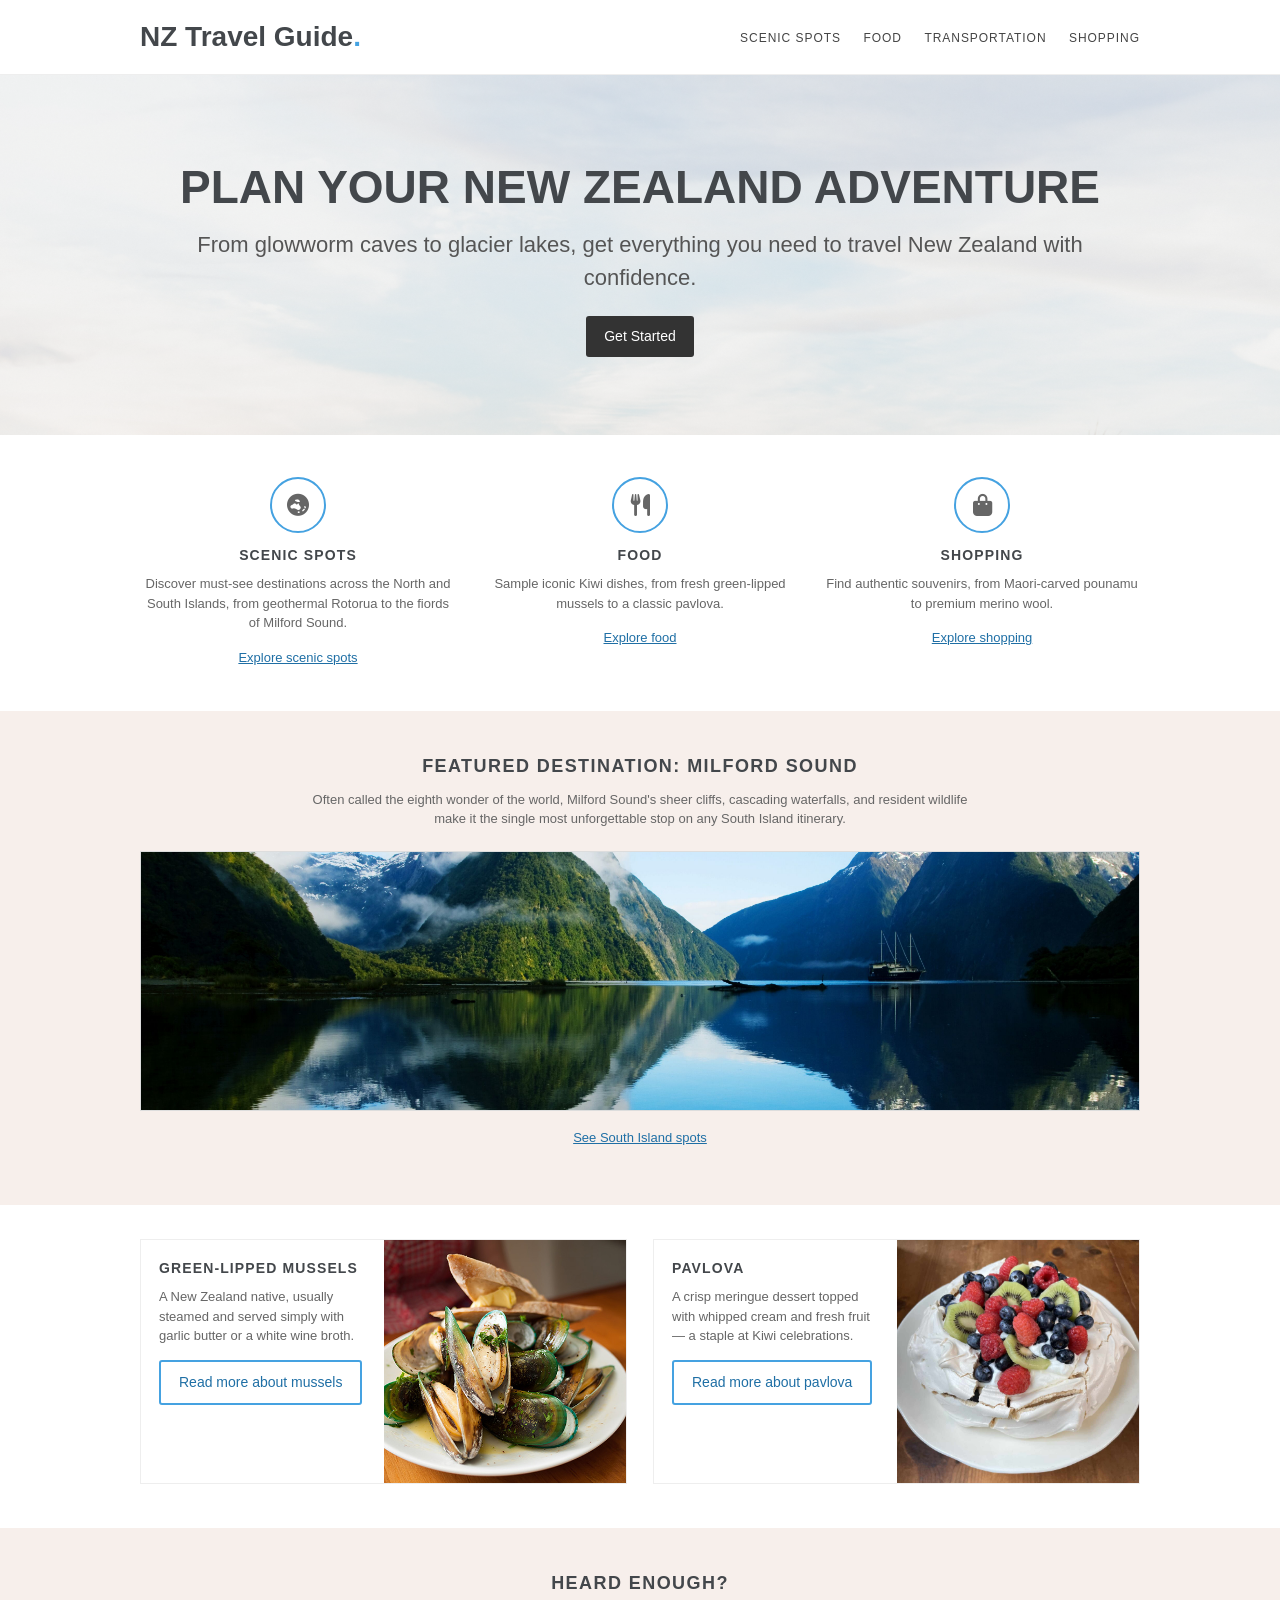
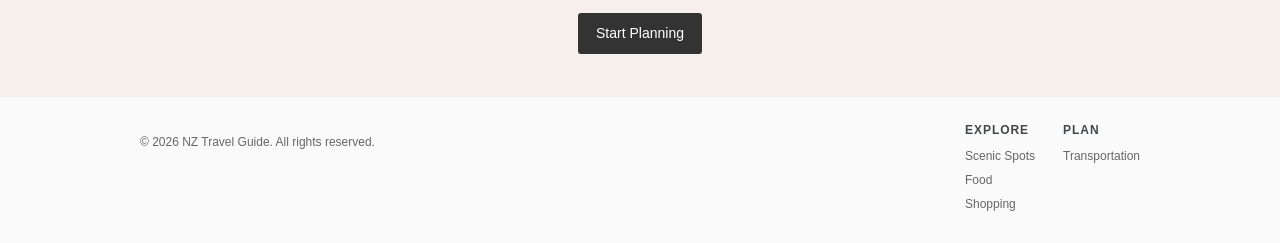
<file: index.html>
<!-- =========================================================
STEP 1: Add the required HTML5 skeleton
========================================================= -->
<!DOCTYPE html>
<html lang="en">
  <head>
    <meta charset="UTF-8">
    <meta name="viewport" content="width=device-width, initial-scale=1.0">
    <title>New Zealand Travel Guide</title>
    <link
      rel="stylesheet"
      href="https://cdnjs.cloudflare.com/ajax/libs/font-awesome/6.5.1/css/all.min.css"
    >
    <link rel="stylesheet" href="styles.css">
  </head>

  <body>
    <!-- =========================================================
    STEP 2: Build the "top area" (site name + navigation) using simple HTML
    ========================================================= -->
    <header class="site-header">
      <div class="container header-inner">
        <p class="brand"><a href="index.html">NZ Travel Guide<span class="dot">.</span></a></p>
        <nav class="site-nav">
          <a href="content/scenic-spots.html">Scenic Spots</a>
          <a href="content/food.html">Food</a>
          <a href="content/transportation.html">Transportation</a>
          <a href="content/shopping.html">Shopping</a>
        </nav>
      </div>
    </header>

    <main>
      <!-- =========================================================
      STEP 3: Hero section + "Get Started button" as a link
      ========================================================= -->
      <section class="hero">
        <div class="container hero-content">
          <h1>Plan Your New Zealand Adventure</h1>
          <p class="hero-subhead">
            From glowworm caves to glacier lakes, get everything you need to
            travel New Zealand with confidence.
          </p>
          <a class="btn btn-dark" href="content/scenic-spots.html">Get Started</a>
        </div>
      </section>

      <!-- =========================================================
      STEP 4: Features section (3 blocks) + featured content section
      ========================================================= -->
      <section class="features">
        <div class="container features-grid">
          <div class="feature">
            <span class="icon"><i class="fa-solid fa-earth-oceania" aria-hidden="true"></i></span>
            <h2>Scenic Spots</h2>
            <p>
              Discover must-see destinations across the North and South
              Islands, from geothermal Rotorua to the fiords of Milford Sound.
            </p>
            <a href="content/scenic-spots.html">Explore scenic spots</a>
          </div>
          <div class="feature">
            <span class="icon"><i class="fa-solid fa-utensils" aria-hidden="true"></i></span>
            <h2>Food</h2>
            <p>
              Sample iconic Kiwi dishes, from fresh green-lipped mussels to a
              classic pavlova.
            </p>
            <a href="content/food.html">Explore food</a>
          </div>
          <div class="feature">
            <span class="icon"><i class="fa-solid fa-bag-shopping" aria-hidden="true"></i></span>
            <h2>Shopping</h2>
            <p>
              Find authentic souvenirs, from Maori-carved pounamu to premium
              merino wool.
            </p>
            <a href="content/shopping.html">Explore shopping</a>
          </div>
        </div>
      </section>

      <section class="featured">
        <div class="container">
          <h2 class="section-title">Featured Destination: Milford Sound</h2>
          <p class="section-lede">
            Often called the eighth wonder of the world, Milford Sound's sheer
            cliffs, cascading waterfalls, and resident wildlife make it the
            single most unforgettable stop on any South Island itinerary.
          </p>
          <img
            class="media"
            src="images/scenic-spots/Milford-Sound.jpg"
            alt="Mitre Peak and the surrounding mountains reflected in the calm water of Milford Sound at dawn"
          >
          <p class="section-lede">
            <a href="content/scenic-spots.html#south-island">See South Island spots</a>
          </p>
        </div>
      </section>

      <!-- =========================================================
      STEP 5: Two secondary content blocks + CTA section
      ========================================================= -->
      <section class="secondary">
        <div class="container secondary-grid">
          <article class="card">
            <div class="card-text">
              <h3>Green-lipped Mussels</h3>
              <p>
                A New Zealand native, usually steamed and served simply with
                garlic butter or a white wine broth.
              </p>
              <a class="btn btn-outline" href="content/food.html">Read more about mussels</a>
            </div>
            <img
              class="card-image"
              src="images/food/Green-lipped-mussels.jpg"
              alt="A plate of steamed green-lipped mussels with herbs and buttered bread"
            >
          </article>
          <article class="card">
            <div class="card-text">
              <h3>Pavlova</h3>
              <p>
                A crisp meringue dessert topped with whipped cream and fresh
                fruit — a staple at Kiwi celebrations.
              </p>
              <a class="btn btn-outline" href="content/food.html">Read more about pavlova</a>
            </div>
            <img
              class="card-image"
              src="images/food/pavlova.jpeg"
              alt="A pavlova topped with whipped cream, kiwifruit, raspberries, and blueberries"
            >
          </article>
        </div>
      </section>

      <section class="cta">
        <div class="container cta-inner">
          <h2>Heard enough?</h2>
          <a class="btn btn-dark" href="content/scenic-spots.html">Start Planning</a>
        </div>
      </section>
    </main>

    <!-- =========================================================
    STEP 6: Footer
    ========================================================= -->
    <footer class="site-footer">
      <div class="container footer-inner">
        <div class="footer-left">
          <p>&copy; 2026 NZ Travel Guide. All rights reserved.</p>
        </div>
        <nav class="footer-cols" aria-label="Footer links">
          <div class="footer-col">
            <h2>Explore</h2>
            <a href="content/scenic-spots.html">Scenic Spots</a>
            <a href="content/food.html">Food</a>
            <a href="content/shopping.html">Shopping</a>
          </div>
          <div class="footer-col">
            <h2>Plan</h2>
            <a href="content/transportation.html">Transportation</a>
          </div>
        </nav>
      </div>
    </footer>

  </body>
</html>
</file>
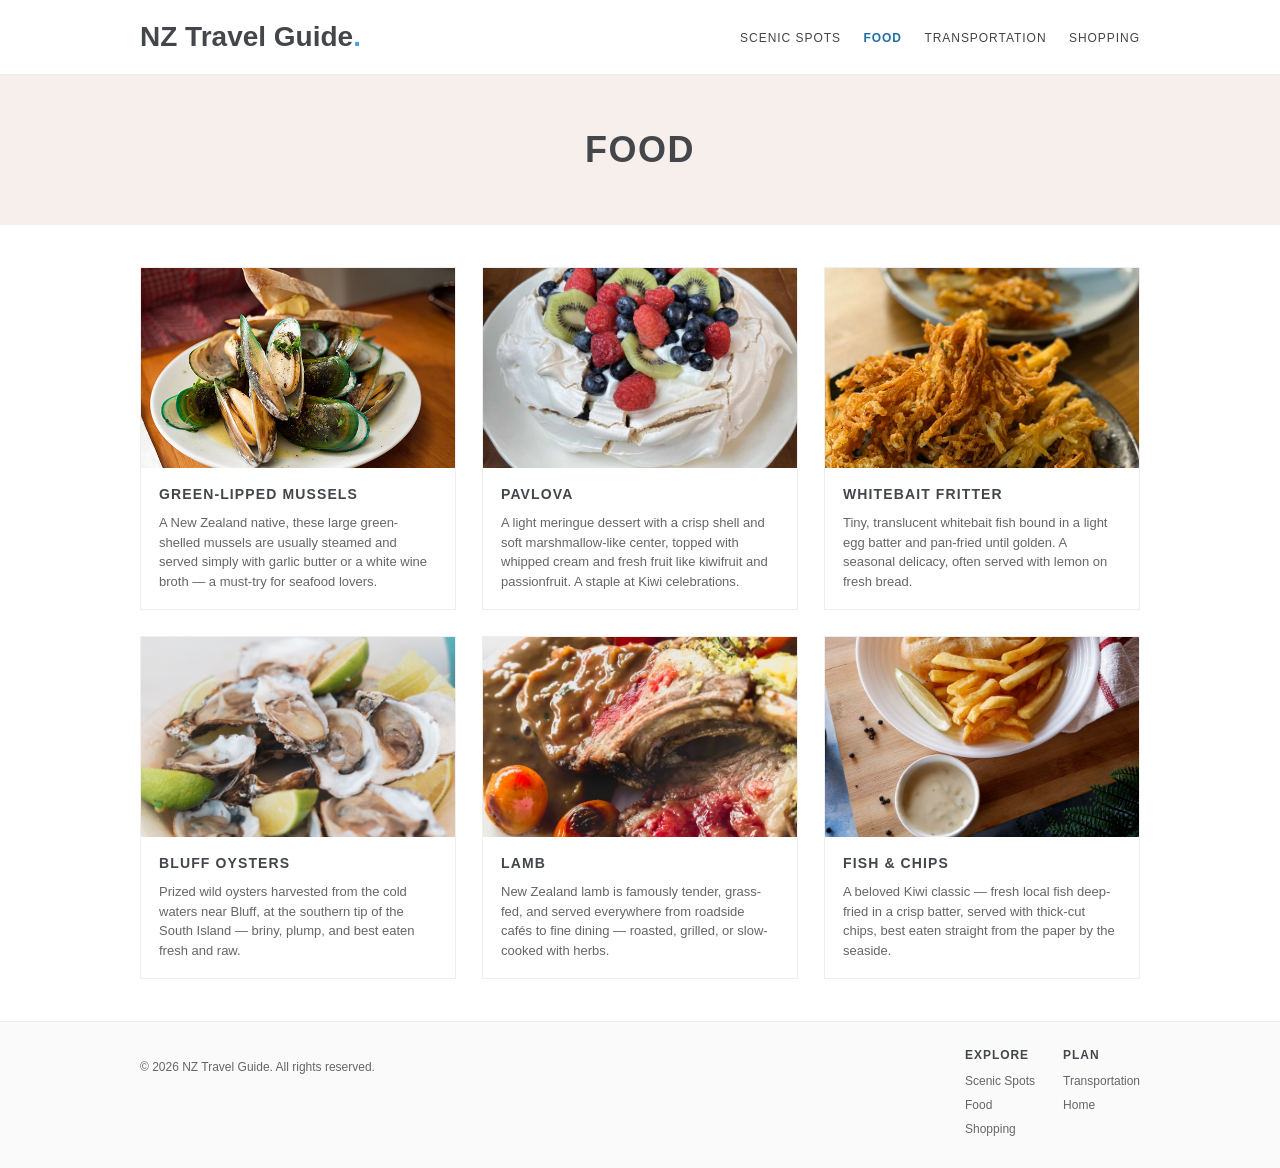
<file: content/food.html>
<!DOCTYPE html>
<html lang="en">
  <head>
    <meta charset="UTF-8">
    <meta name="viewport" content="width=device-width, initial-scale=1.0">
    <title>Food — New Zealand Travel Guide</title>
    <link rel="stylesheet" href="../styles.css">
  </head>

  <body>
    <header class="site-header">
      <div class="container header-inner">
        <p class="brand"><a href="../index.html">NZ Travel Guide<span class="dot">.</span></a></p>
        <nav class="site-nav">
          <a href="scenic-spots.html">Scenic Spots</a>
          <a href="food.html" aria-current="page">Food</a>
          <a href="transportation.html">Transportation</a>
          <a href="shopping.html">Shopping</a>
        </nav>
      </div>
    </header>

    <main>
      <section class="page-header">
        <div class="container">
          <h1>Food</h1>
        </div>
      </section>

      <div class="container food-layout">
        <div class="food-content">
          <section class="food-grid">
            <div class="food-item">
              <img
                src="../images/food/Green-lipped-mussels.jpg"
                alt="Green-lipped mussels"
                width="400"
              >
              <h2>Green-lipped Mussels</h2>
              <p>
                A New Zealand native, these large green-shelled mussels are
                usually steamed and served simply with garlic butter or a
                white wine broth — a must-try for seafood lovers.
              </p>
            </div>

            <div class="food-item">
              <img src="../images/food/pavlova.jpeg" alt="Pavlova" width="400">
              <h2>Pavlova</h2>
              <p>
                A light meringue dessert with a crisp shell and soft
                marshmallow-like center, topped with whipped cream and fresh
                fruit like kiwifruit and passionfruit. A staple at Kiwi
                celebrations.
              </p>
            </div>

            <div class="food-item">
              <img
                src="../images/food/Whitebait-fritter.jpg"
                alt="Whitebait fritter"
                width="400"
              >
              <h2>Whitebait Fritter</h2>
              <p>
                Tiny, translucent whitebait fish bound in a light egg batter
                and pan-fried until golden. A seasonal delicacy, often served
                with lemon on fresh bread.
              </p>
            </div>

            <div class="food-item">
              <img
                src="../images/food/Bluff-oysters.jpg"
                alt="Bluff oysters"
                width="400"
              >
              <h2>Bluff Oysters</h2>
              <p>
                Prized wild oysters harvested from the cold waters near
                Bluff, at the southern tip of the South Island — briny,
                plump, and best eaten fresh and raw.
              </p>
            </div>

            <div class="food-item">
              <img src="../images/food/Lamb.jpg" alt="Lamb" width="400">
              <h2>Lamb</h2>
              <p>
                New Zealand lamb is famously tender, grass-fed, and served
                everywhere from roadside cafés to fine dining — roasted,
                grilled, or slow-cooked with herbs.
              </p>
            </div>

            <div class="food-item">
              <img
                src="../images/food/Fish&amp;Chips.jpg"
                alt="Fish and chips"
                width="400"
              >
              <h2>Fish &amp; Chips</h2>
              <p>
                A beloved Kiwi classic — fresh local fish deep-fried in a
                crisp batter, served with thick-cut chips, best eaten
                straight from the paper by the seaside.
              </p>
            </div>
          </section>
        </div>
      </div>
    </main>

    <footer class="site-footer">
      <div class="container footer-inner">
        <div class="footer-left">
          <p>&copy; 2026 NZ Travel Guide. All rights reserved.</p>
        </div>
        <nav class="footer-cols" aria-label="Footer links">
          <div class="footer-col">
            <h2>Explore</h2>
            <a href="scenic-spots.html">Scenic Spots</a>
            <a href="food.html">Food</a>
            <a href="shopping.html">Shopping</a>
          </div>
          <div class="footer-col">
            <h2>Plan</h2>
            <a href="transportation.html">Transportation</a>
            <a href="../index.html">Home</a>
          </div>
        </nav>
      </div>
    </footer>
  </body>
</html>
</file>
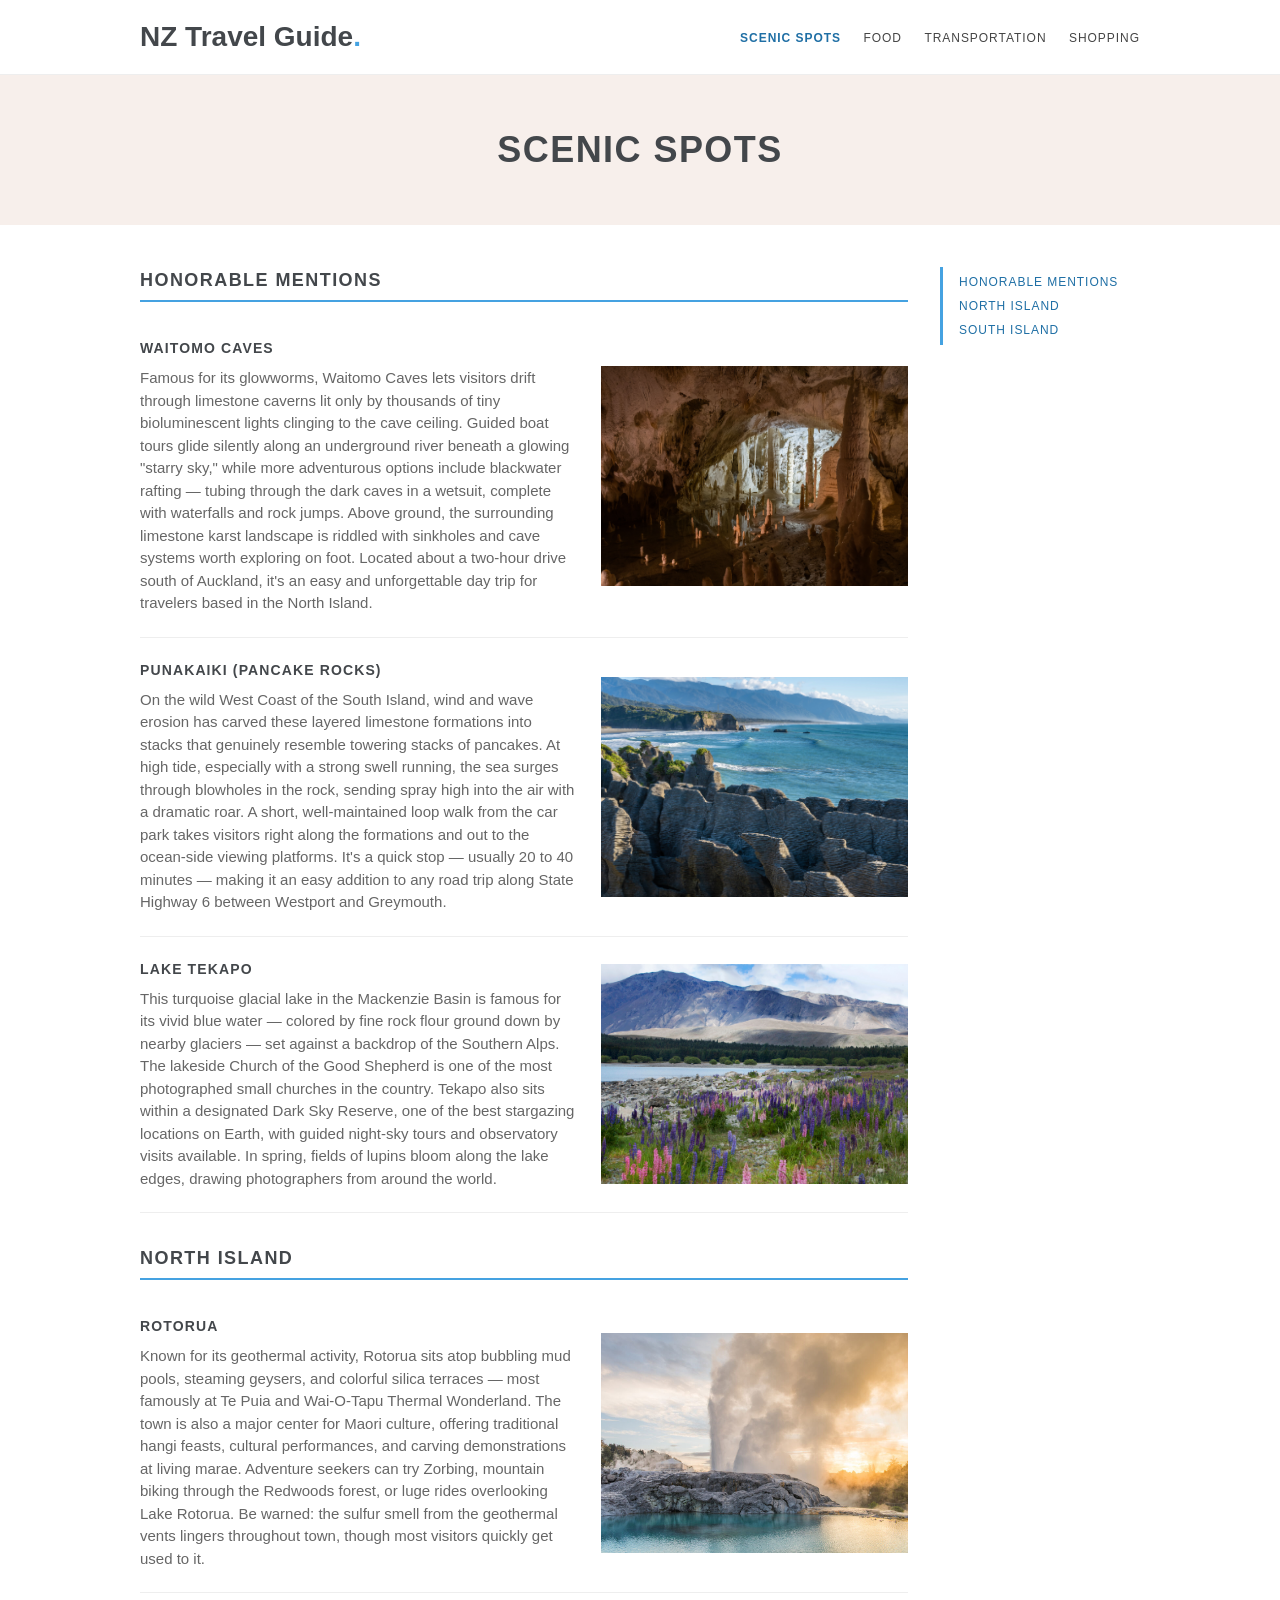
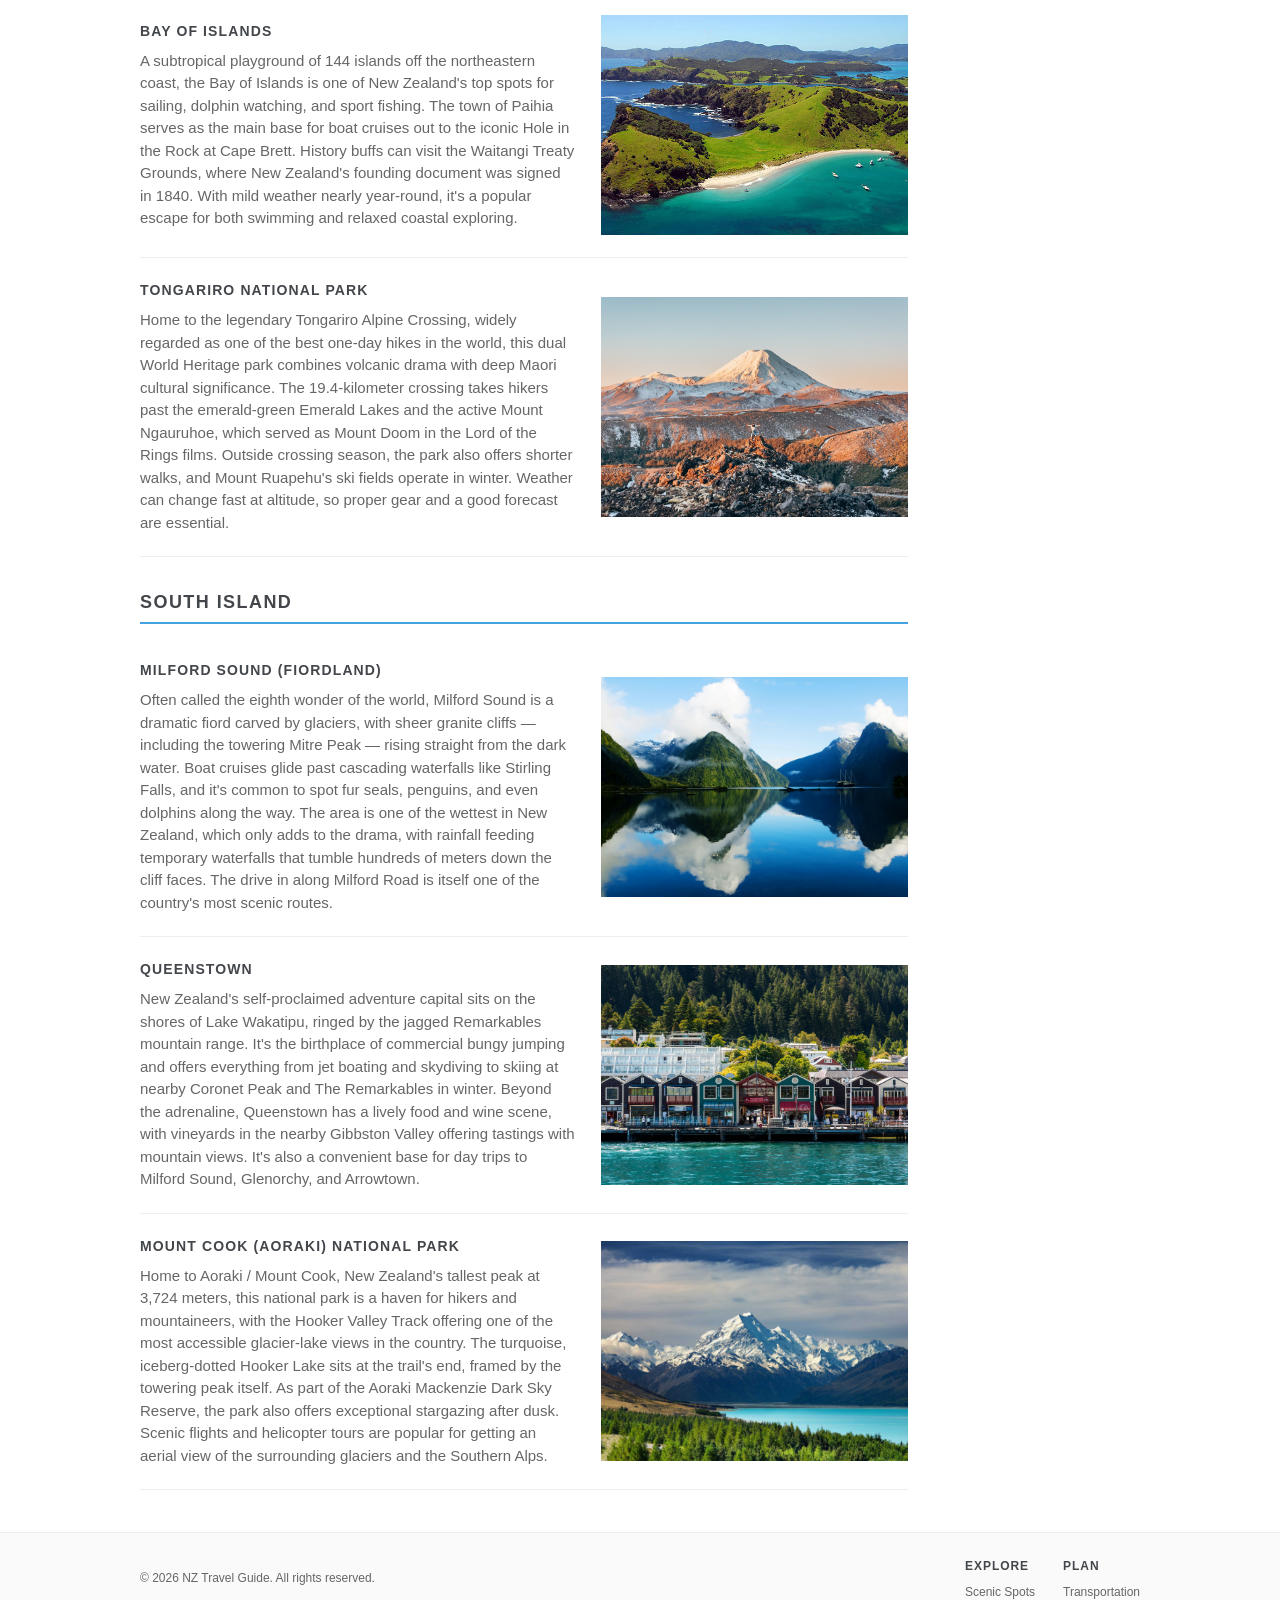
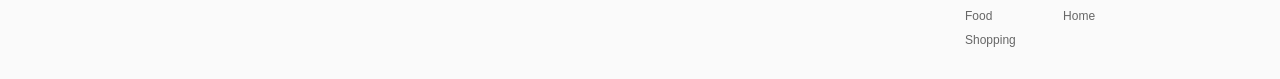
<file: content/scenic-spots.html>
<!DOCTYPE html>
<html lang="en">
  <head>
    <meta charset="UTF-8">
    <meta name="viewport" content="width=device-width, initial-scale=1.0">
    <title>Scenic Spots — New Zealand Travel Guide</title>
    <link rel="stylesheet" href="../styles.css">
  </head>

  <body>
    <header class="site-header">
      <div class="container header-inner">
        <p class="brand"><a href="../index.html">NZ Travel Guide<span class="dot">.</span></a></p>
        <nav class="site-nav">
          <a href="scenic-spots.html" aria-current="page">Scenic Spots</a>
          <a href="food.html">Food</a>
          <a href="transportation.html">Transportation</a>
          <a href="shopping.html">Shopping</a>
        </nav>
      </div>
    </header>

    <main>
      <section class="page-header">
        <div class="container">
          <h1>Scenic Spots</h1>
        </div>
      </section>

      <div class="container page-layout">
        <div class="scenic-content">
          <section id="honorable-mentions" class="scenic-section">
            <h2>Honorable Mentions</h2>

            <div class="spot">
              <div class="spot-text">
                <h3>Waitomo Caves</h3>
                <p>
                  Famous for its glowworms, Waitomo Caves lets visitors drift
                  through limestone caverns lit only by thousands of tiny
                  bioluminescent lights clinging to the cave ceiling. Guided
                  boat tours glide silently along an underground river beneath
                  a glowing "starry sky," while more adventurous options
                  include blackwater rafting — tubing through the dark caves
                  in a wetsuit, complete with waterfalls and rock jumps. Above
                  ground, the surrounding limestone karst landscape is riddled
                  with sinkholes and cave systems worth exploring on foot.
                  Located about a two-hour drive south of Auckland, it's an
                  easy and unforgettable day trip for travelers based in the
                  North Island.
                </p>
              </div>
              <div class="spot-image">
                <img
                  src="../images/scenic-spots/Waitomo-Caves.jpg"
                  alt="Waitomo Caves"
                  width="400"
                >
              </div>
            </div>

            <div class="spot">
              <div class="spot-text">
                <h3>Punakaiki (Pancake Rocks)</h3>
                <p>
                  On the wild West Coast of the South Island, wind and wave
                  erosion has carved these layered limestone formations into
                  stacks that genuinely resemble towering stacks of pancakes.
                  At high tide, especially with a strong swell running, the
                  sea surges through blowholes in the rock, sending spray high
                  into the air with a dramatic roar. A short, well-maintained
                  loop walk from the car park takes visitors right along the
                  formations and out to the ocean-side viewing platforms.
                  It's a quick stop — usually 20 to 40 minutes — making it an
                  easy addition to any road trip along State Highway 6 between
                  Westport and Greymouth.
                </p>
              </div>
              <div class="spot-image">
                <img
                  src="../images/scenic-spots/Punakaiki-(Pancake-Rocks).jpg"
                  alt="Punakaiki, also known as Pancake Rocks"
                  width="400"
                >
              </div>
            </div>

            <div class="spot">
              <div class="spot-text">
                <h3>Lake Tekapo</h3>
                <p>
                  This turquoise glacial lake in the Mackenzie Basin is famous
                  for its vivid blue water — colored by fine rock flour ground
                  down by nearby glaciers — set against a backdrop of the
                  Southern Alps. The lakeside Church of the Good Shepherd is
                  one of the most photographed small churches in the country.
                  Tekapo also sits within a designated Dark Sky Reserve, one
                  of the best stargazing locations on Earth, with guided
                  night-sky tours and observatory visits available. In
                  spring, fields of lupins bloom along the lake edges,
                  drawing photographers from around the world.
                </p>
              </div>
              <div class="spot-image">
                <img
                  src="../images/scenic-spots/Lake-Tekapo.jpg"
                  alt="Lake Tekapo"
                  width="400"
                >
              </div>
            </div>
          </section>

          <section id="north-island" class="scenic-section">
            <h2>North Island</h2>

            <div class="spot">
              <div class="spot-text">
                <h3>Rotorua</h3>
                <p>
                  Known for its geothermal activity, Rotorua sits atop bubbling
                  mud pools, steaming geysers, and colorful silica terraces —
                  most famously at Te Puia and Wai-O-Tapu Thermal Wonderland.
                  The town is also a major center for Maori culture, offering
                  traditional hangi feasts, cultural performances, and
                  carving demonstrations at living marae. Adventure seekers
                  can try Zorbing, mountain biking through the Redwoods
                  forest, or luge rides overlooking Lake Rotorua. Be warned:
                  the sulfur smell from the geothermal vents lingers
                  throughout town, though most visitors quickly get used to
                  it.
                </p>
              </div>
              <div class="spot-image">
                <img src="../images/scenic-spots/Rotorua.jpg" alt="Rotorua" width="400">
              </div>
            </div>

            <div class="spot">
              <div class="spot-text">
                <h3>Bay of Islands</h3>
                <p>
                  A subtropical playground of 144 islands off the
                  northeastern coast, the Bay of Islands is one of New
                  Zealand's top spots for sailing, dolphin watching, and
                  sport fishing. The town of Paihia serves as the main base
                  for boat cruises out to the iconic Hole in the Rock at Cape
                  Brett. History buffs can visit the Waitangi Treaty Grounds,
                  where New Zealand's founding document was signed in 1840.
                  With mild weather nearly year-round, it's a popular escape
                  for both swimming and relaxed coastal exploring.
                </p>
              </div>
              <div class="spot-image">
                <img
                  src="../images/scenic-spots/Bay-of-Islands.jpg"
                  alt="Bay of Islands"
                  width="400"
                >
              </div>
            </div>

            <div class="spot">
              <div class="spot-text">
                <h3>Tongariro National Park</h3>
                <p>
                  Home to the legendary Tongariro Alpine Crossing, widely
                  regarded as one of the best one-day hikes in the world, this
                  dual World Heritage park combines volcanic drama with deep
                  Maori cultural significance. The 19.4-kilometer crossing
                  takes hikers past the emerald-green Emerald Lakes and the
                  active Mount Ngauruhoe, which served as Mount Doom in the
                  Lord of the Rings films. Outside crossing season, the park
                  also offers shorter walks, and Mount Ruapehu's ski fields
                  operate in winter. Weather can change fast at altitude, so
                  proper gear and a good forecast are essential.
                </p>
              </div>
              <div class="spot-image">
                <img
                  src="../images/scenic-spots/Tongariro-National-Park.jpg"
                  alt="Tongariro National Park"
                  width="400"
                >
              </div>
            </div>
          </section>

          <section id="south-island" class="scenic-section">
            <h2>South Island</h2>

            <div class="spot">
              <div class="spot-text">
                <h3>Milford Sound (Fiordland)</h3>
                <p>
                  Often called the eighth wonder of the world, Milford Sound
                  is a dramatic fiord carved by glaciers, with sheer granite
                  cliffs — including the towering Mitre Peak — rising straight
                  from the dark water. Boat cruises glide past cascading
                  waterfalls like Stirling Falls, and it's common to spot fur
                  seals, penguins, and even dolphins along the way. The area
                  is one of the wettest in New Zealand, which only adds to
                  the drama, with rainfall feeding temporary waterfalls that
                  tumble hundreds of meters down the cliff faces. The drive in
                  along Milford Road is itself one of the country's most
                  scenic routes.
                </p>
              </div>
              <div class="spot-image">
                <img
                  src="../images/scenic-spots/Milford-Sound.jpg"
                  alt="Milford Sound in Fiordland"
                  width="400"
                >
              </div>
            </div>

            <div class="spot">
              <div class="spot-text">
                <h3>Queenstown</h3>
                <p>
                  New Zealand's self-proclaimed adventure capital sits on the
                  shores of Lake Wakatipu, ringed by the jagged Remarkables
                  mountain range. It's the birthplace of commercial bungy
                  jumping and offers everything from jet boating and skydiving
                  to skiing at nearby Coronet Peak and The Remarkables in
                  winter. Beyond the adrenaline, Queenstown has a lively food
                  and wine scene, with vineyards in the nearby Gibbston
                  Valley offering tastings with mountain views. It's also a
                  convenient base for day trips to Milford Sound, Glenorchy,
                  and Arrowtown.
                </p>
              </div>
              <div class="spot-image">
                <img
                  src="../images/scenic-spots/Queenstown.jpg"
                  alt="Queenstown"
                  width="400"
                >
              </div>
            </div>

            <div class="spot">
              <div class="spot-text">
                <h3>Mount Cook (Aoraki) National Park</h3>
                <p>
                  Home to Aoraki / Mount Cook, New Zealand's tallest peak at
                  3,724 meters, this national park is a haven for hikers and
                  mountaineers, with the Hooker Valley Track offering one of
                  the most accessible glacier-lake views in the country. The
                  turquoise, iceberg-dotted Hooker Lake sits at the trail's
                  end, framed by the towering peak itself. As part of the
                  Aoraki Mackenzie Dark Sky Reserve, the park also offers
                  exceptional stargazing after dusk. Scenic flights and
                  helicopter tours are popular for getting an aerial view of
                  the surrounding glaciers and the Southern Alps.
                </p>
              </div>
              <div class="spot-image">
                <img
                  src="../images/scenic-spots/Mount-Cook-(Aoraki)-National-Park.jpg"
                  alt="Mount Cook, also known as Aoraki, National Park"
                  width="400"
                >
              </div>
            </div>
          </section>
        </div>

        <nav class="secondary-nav" aria-label="Section shortcuts">
          <ul>
            <li><a href="#honorable-mentions">Honorable Mentions</a></li>
            <li><a href="#north-island">North Island</a></li>
            <li><a href="#south-island">South Island</a></li>
          </ul>
        </nav>
      </div>
    </main>

    <footer class="site-footer">
      <div class="container footer-inner">
        <div class="footer-left">
          <p>&copy; 2026 NZ Travel Guide. All rights reserved.</p>
        </div>
        <nav class="footer-cols" aria-label="Footer links">
          <div class="footer-col">
            <h2>Explore</h2>
            <a href="scenic-spots.html">Scenic Spots</a>
            <a href="food.html">Food</a>
            <a href="shopping.html">Shopping</a>
          </div>
          <div class="footer-col">
            <h2>Plan</h2>
            <a href="transportation.html">Transportation</a>
            <a href="../index.html">Home</a>
          </div>
        </nav>
      </div>
    </footer>
  </body>
</html>
</file>
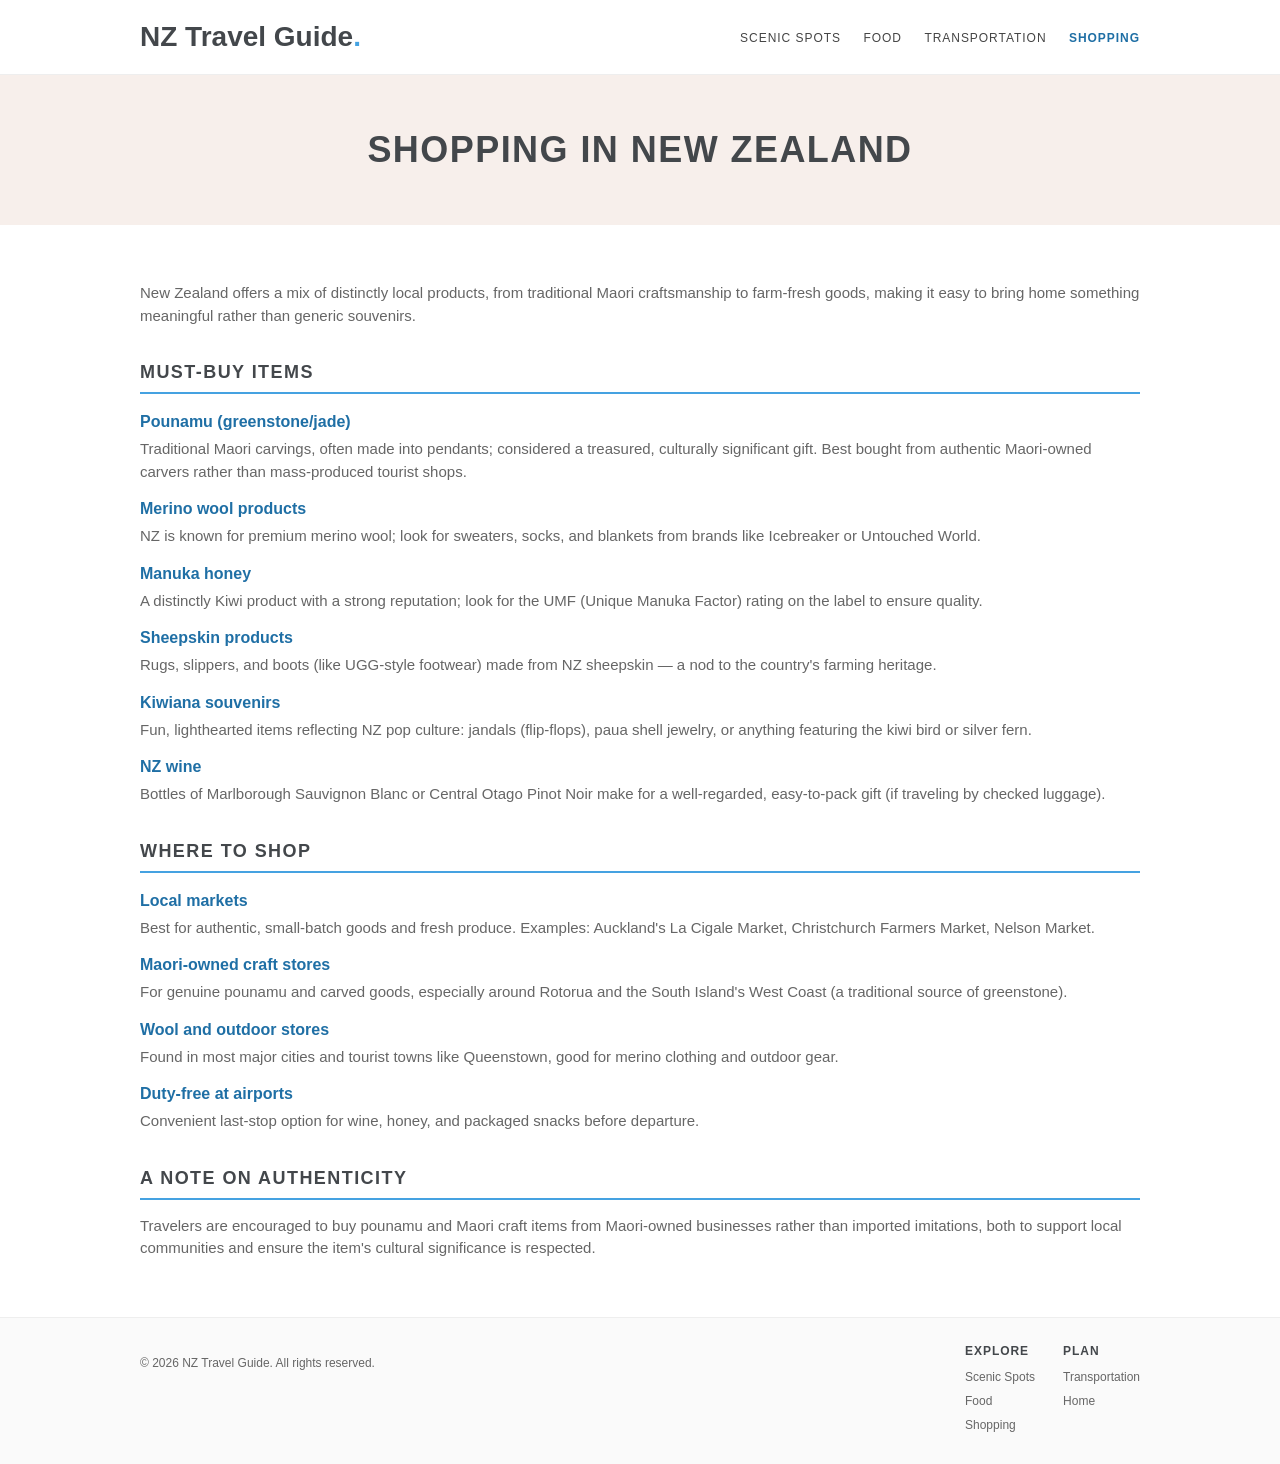
<file: content/shopping.html>
<!DOCTYPE html>
<html lang="en">
  <head>
    <meta charset="UTF-8">
    <meta name="viewport" content="width=device-width, initial-scale=1.0">
    <title>Shopping — New Zealand Travel Guide</title>
    <link rel="stylesheet" href="../styles.css">
  </head>

  <body>
    <header class="site-header">
      <div class="container header-inner">
        <p class="brand"><a href="../index.html">NZ Travel Guide<span class="dot">.</span></a></p>
        <nav class="site-nav">
          <a href="scenic-spots.html">Scenic Spots</a>
          <a href="food.html">Food</a>
          <a href="transportation.html">Transportation</a>
          <a href="shopping.html" aria-current="page">Shopping</a>
        </nav>
      </div>
    </header>

    <main>
      <section class="page-header">
        <div class="container">
          <h1>Shopping in New Zealand</h1>
        </div>
      </section>

      <div class="container shopping-layout">
        <div class="shopping-content">
          <p>
            New Zealand offers a mix of distinctly local products, from
            traditional Maori craftsmanship to farm-fresh goods, making it
            easy to bring home something meaningful rather than generic
            souvenirs.
          </p>

          <section>
          <h2>Must-Buy Items</h2>
          <dl class="shopping-list">
            <dt>Pounamu (greenstone/jade)</dt>
            <dd>
              Traditional Maori carvings, often made into pendants;
              considered a treasured, culturally significant gift. Best
              bought from authentic Maori-owned carvers rather than
              mass-produced tourist shops.
            </dd>

            <dt>Merino wool products</dt>
            <dd>
              NZ is known for premium merino wool; look for sweaters,
              socks, and blankets from brands like Icebreaker or Untouched
              World.
            </dd>

            <dt>Manuka honey</dt>
            <dd>
              A distinctly Kiwi product with a strong reputation; look for
              the UMF (Unique Manuka Factor) rating on the label to ensure
              quality.
            </dd>

            <dt>Sheepskin products</dt>
            <dd>
              Rugs, slippers, and boots (like UGG-style footwear) made
              from NZ sheepskin — a nod to the country's farming heritage.
            </dd>

            <dt>Kiwiana souvenirs</dt>
            <dd>
              Fun, lighthearted items reflecting NZ pop culture: jandals
              (flip-flops), paua shell jewelry, or anything featuring the
              kiwi bird or silver fern.
            </dd>

            <dt>NZ wine</dt>
            <dd>
              Bottles of Marlborough Sauvignon Blanc or Central Otago Pinot
              Noir make for a well-regarded, easy-to-pack gift (if
              traveling by checked luggage).
            </dd>
          </dl>
          </section>

          <section>
          <h2>Where to Shop</h2>
          <dl class="shopping-list">
            <dt>Local markets</dt>
            <dd>
              Best for authentic, small-batch goods and fresh produce.
              Examples: Auckland's La Cigale Market, Christchurch Farmers
              Market, Nelson Market.
            </dd>

            <dt>Maori-owned craft stores</dt>
            <dd>
              For genuine pounamu and carved goods, especially around
              Rotorua and the South Island's West Coast (a traditional
              source of greenstone).
            </dd>

            <dt>Wool and outdoor stores</dt>
            <dd>
              Found in most major cities and tourist towns like
              Queenstown, good for merino clothing and outdoor gear.
            </dd>

            <dt>Duty-free at airports</dt>
            <dd>
              Convenient last-stop option for wine, honey, and packaged
              snacks before departure.
            </dd>
          </dl>
          </section>

          <section>
          <h2>A Note on Authenticity</h2>
          <p>
            Travelers are encouraged to buy pounamu and Maori craft items
            from Maori-owned businesses rather than imported imitations,
            both to support local communities and ensure the item's
            cultural significance is respected.
          </p>
          </section>
        </div>
      </div>
    </main>

    <footer class="site-footer">
      <div class="container footer-inner">
        <div class="footer-left">
          <p>&copy; 2026 NZ Travel Guide. All rights reserved.</p>
        </div>
        <nav class="footer-cols" aria-label="Footer links">
          <div class="footer-col">
            <h2>Explore</h2>
            <a href="scenic-spots.html">Scenic Spots</a>
            <a href="food.html">Food</a>
            <a href="shopping.html">Shopping</a>
          </div>
          <div class="footer-col">
            <h2>Plan</h2>
            <a href="transportation.html">Transportation</a>
            <a href="../index.html">Home</a>
          </div>
        </nav>
      </div>
    </footer>
  </body>
</html>
</file>
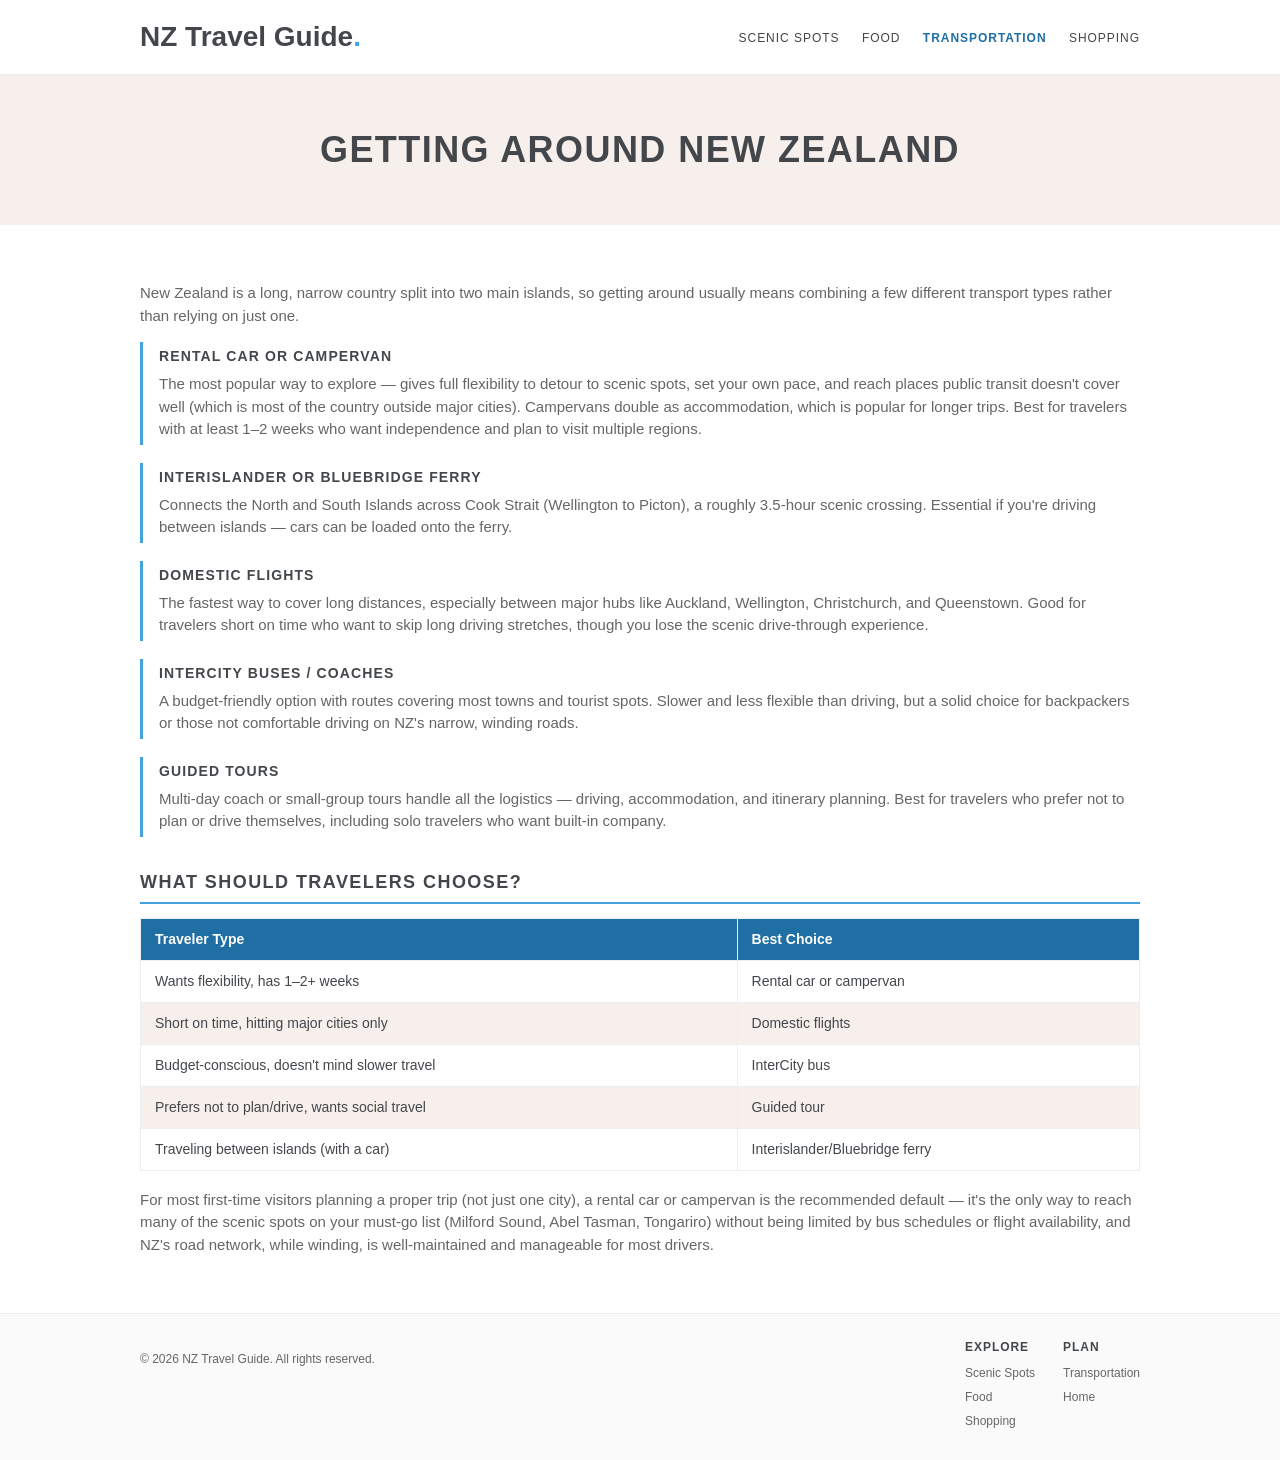
<file: content/transportation.html>
<!DOCTYPE html>
<html lang="en">
  <head>
    <meta charset="UTF-8">
    <meta name="viewport" content="width=device-width, initial-scale=1.0">
    <title>Transportation — New Zealand Travel Guide</title>
    <link rel="stylesheet" href="../styles.css">
  </head>

  <body>
    <header class="site-header">
      <div class="container header-inner">
        <p class="brand"><a href="../index.html">NZ Travel Guide<span class="dot">.</span></a></p>
        <nav class="site-nav">
          <a href="scenic-spots.html">Scenic Spots</a>
          <a href="food.html">Food</a>
          <a href="transportation.html" aria-current="page">Transportation</a>
          <a href="shopping.html">Shopping</a>
        </nav>
      </div>
    </header>

    <main>
      <section class="page-header">
        <div class="container">
          <h1>Getting Around New Zealand</h1>
        </div>
      </section>

      <div class="container transportation-layout">
        <div class="transportation-content">
          <section>
          <p>
            New Zealand is a long, narrow country split into two main
            islands, so getting around usually means combining a few
            different transport types rather than relying on just one.
          </p>

          <div class="transport-item">
            <h2>Rental Car or Campervan</h2>
            <p>
              The most popular way to explore — gives full flexibility to
              detour to scenic spots, set your own pace, and reach places
              public transit doesn't cover well (which is most of the
              country outside major cities). Campervans double as
              accommodation, which is popular for longer trips. Best for
              travelers with at least 1–2 weeks who want independence and
              plan to visit multiple regions.
            </p>
          </div>

          <div class="transport-item">
            <h2>Interislander or Bluebridge Ferry</h2>
            <p>
              Connects the North and South Islands across Cook Strait
              (Wellington to Picton), a roughly 3.5-hour scenic crossing.
              Essential if you're driving between islands — cars can be
              loaded onto the ferry.
            </p>
          </div>

          <div class="transport-item">
            <h2>Domestic Flights</h2>
            <p>
              The fastest way to cover long distances, especially between
              major hubs like Auckland, Wellington, Christchurch, and
              Queenstown. Good for travelers short on time who want to skip
              long driving stretches, though you lose the scenic
              drive-through experience.
            </p>
          </div>

          <div class="transport-item">
            <h2>InterCity Buses / Coaches</h2>
            <p>
              A budget-friendly option with routes covering most towns and
              tourist spots. Slower and less flexible than driving, but a
              solid choice for backpackers or those not comfortable driving
              on NZ's narrow, winding roads.
            </p>
          </div>

          <div class="transport-item">
            <h2>Guided Tours</h2>
            <p>
              Multi-day coach or small-group tours handle all the
              logistics — driving, accommodation, and itinerary planning.
              Best for travelers who prefer not to plan or drive
              themselves, including solo travelers who want built-in
              company.
            </p>
          </div>
          </section>

          <section>
          <h2>What Should Travelers Choose?</h2>
          <table class="transport-table">
            <thead>
              <tr>
                <th>Traveler Type</th>
                <th>Best Choice</th>
              </tr>
            </thead>
            <tbody>
              <tr>
                <td>Wants flexibility, has 1–2+ weeks</td>
                <td>Rental car or campervan</td>
              </tr>
              <tr>
                <td>Short on time, hitting major cities only</td>
                <td>Domestic flights</td>
              </tr>
              <tr>
                <td>Budget-conscious, doesn't mind slower travel</td>
                <td>InterCity bus</td>
              </tr>
              <tr>
                <td>Prefers not to plan/drive, wants social travel</td>
                <td>Guided tour</td>
              </tr>
              <tr>
                <td>Traveling between islands (with a car)</td>
                <td>Interislander/Bluebridge ferry</td>
              </tr>
            </tbody>
          </table>

          <p>
            For most first-time visitors planning a proper trip (not just
            one city), a rental car or campervan is the recommended
            default — it's the only way to reach many of the scenic spots
            on your must-go list (Milford Sound, Abel Tasman, Tongariro)
            without being limited by bus schedules or flight availability,
            and NZ's road network, while winding, is well-maintained and
            manageable for most drivers.
          </p>
          </section>
        </div>
      </div>
    </main>

    <footer class="site-footer">
      <div class="container footer-inner">
        <div class="footer-left">
          <p>&copy; 2026 NZ Travel Guide. All rights reserved.</p>
        </div>
        <nav class="footer-cols" aria-label="Footer links">
          <div class="footer-col">
            <h2>Explore</h2>
            <a href="scenic-spots.html">Scenic Spots</a>
            <a href="food.html">Food</a>
            <a href="shopping.html">Shopping</a>
          </div>
          <div class="footer-col">
            <h2>Plan</h2>
            <a href="transportation.html">Transportation</a>
            <a href="../index.html">Home</a>
          </div>
        </nav>
      </div>
    </footer>
  </body>
</html>
</file>
<file: styles.css>
/* styles.css
   A4: Intro CSS Fill-in Template
   Instructions: rename this file to styles.css and complete each TODO block.
*/





/* ===== Base styles (mostly done) ===== */
/* Color theme from the A3 plan: one blue accent (plus a darker shade for small text) */
:root {
  --accent: #45a2e1;
  --accent-dark: #1f6fa5;
  --text: #43474b;
  --bg-soft: #f7efeb;
}

* { box-sizing: border-box; }

body {
  margin: 0;
  font-family: Arial, Helvetica, sans-serif;
  line-height: 1.5;
  color: var(--text);
  background: #fff;
}

a { color: inherit; text-decoration: none; }
a:hover { text-decoration: underline; }

.container {
  width: min(1000px, 92%);
  margin: 0 auto;
}

/* ===== Header ===== */
.site-header {
  border-bottom: 1px solid #eee;
  background: #fff;
}

.header-inner {
  /* TODO A (Flexbox):
     Make the brand appear on the left and the navigation on the right.
     Requirements:
       - Use flexbox
       - Center items vertically
       - Put space between left and right
  */
  display: flex;
  align-items: center;
  justify-content: space-between;
  padding: 16px 0;
}

.brand {
  margin: 0;
  font-size: 28px;
  font-weight: 700;
}

.brand .dot {
  /* TODO B (Color):
     Make the dot a light blue accent color (choose a readable blue).
  */
  color: var(--accent);
}

.site-nav a {
  margin-left: 18px;
  text-transform: uppercase;
  font-size: 12px;
  letter-spacing: 0.08em;
  color: #444;
}






/* ===== Hero ===== */
.hero {
  /* TODO C (Background image hero):
     Turn this into a hero banner with a background image.
     Requirements:
       - Use a background image URL (use the one below)
       - Make it cover the area and center it
       - Add a light overlay so text is readable (hint: use a linear-gradient + image)
       - Set a minimum height (e.g., 360px)
  */
  /* My image: images/new-zealand-intro.jpg (Aoraki / Mount Cook) */
  background-image:
    linear-gradient(rgba(255, 255, 255, 0.6), rgba(255, 255, 255, 0.6)),
    url("images/new-zealand-intro.jpg");
  background-size: cover;
  background-position: center;
  min-height: 360px;
  display: flex;
  align-items: center;
}

.hero-content {
  /* TODO D (Center content):
     Center the hero text horizontally.
     Add vertical padding so it doesn't feel cramped.
  */
  text-align: center;
  padding: 60px 0;
}

.hero h1 {
  margin: 0;
  /* TODO E (Typography):
     Make the headline large and uppercase.
     (e.g., font-size around 42–48px, text-transform uppercase)
  */
  font-size: 46px;
  text-transform: uppercase;
}

.hero-subhead {
  margin: 6px 0 22px;
  /* TODO F (Typography):
     Make this slightly smaller than h1 and a softer color.
     (e.g., font-size ~20–24px; color #555)
  */
  font-size: 22px;
  color: #555;
}






/* ===== Buttons ===== */
.btn {
  display: inline-block;
  padding: 10px 18px;
  border-radius: 3px;
  font-size: 14px;
}

.btn-dark {
  /* TODO G (Button styling):
     Make this a dark filled button with white text.
     (e.g., background #333; color #fff)
  */
  background: #333;
  color: #fff;
}

.btn:hover { text-decoration: none; }

.btn-dark:hover { background: #555; }

.btn-outline {
  /* TODO H (Button styling):
     Make this an outlined button with a blue border and matching text.
     (e.g., border: 2px solid ...; color: ...; background: transparent)
  */
  border: 2px solid var(--accent);
  color: var(--accent-dark);
  background: transparent;
}

.btn-outline:hover {
  background: var(--accent);
  color: #fff;
}

/* ===== Features (3 columns) ===== */
.features {
  padding: 42px 0;
}

.features-grid {
  /* TODO I (Layout):
     Arrange the three feature blocks in a row (desktop).
     Requirements:
       - Use flexbox
       - Add a gap between items (e.g., 26px)
  */
  display: flex;
  gap: 26px;
}

.feature {
  /* TODO J (Sizing / alignment):
     Make each feature take equal width and center its text.
  */
  flex: 1;
  text-align: center;
}

.feature h2 {
  margin: 0 0 8px;
  font-size: 14px;
  text-transform: uppercase;
  letter-spacing: 0.08em;
}

.feature p {
  margin: 0 0 12px;
  color: #666;
  font-size: 13px;
}

.feature a,
.section-lede a {
  color: var(--accent-dark);
  font-size: 13px;
  text-decoration: underline;
}

.icon {
  width: 56px;
  height: 56px;
  border: 2px solid var(--accent);
  border-radius: 999px;
  display: grid;
  place-items: center;
  margin: 0 auto 12px;
  color: #666;
  font-size: 22px;
}

/* ===== Featured content ===== */
.featured {
  padding: 42px 0 36px;
  background: var(--bg-soft);
}

.section-title {
  text-align: center;
  margin: 0;
  font-size: 18px;
  letter-spacing: 0.08em;
  text-transform: uppercase;
}

.section-lede {
  text-align: center;
  max-width: 680px;
  margin: 10px auto 22px;
  color: #666;
  font-size: 13px;
}

.media {
  background: #eaeaea;
  border: 1px solid #ddd;
  width: 100%;
  height: 260px;
  object-fit: cover;
}






/* ===== Secondary content (2 cards) ===== */
.secondary {
  padding: 34px 0 44px;
}

.secondary-grid {
  /* TODO K (Layout):
     Put the two cards next to each other on desktop.
     Requirements:
       - Use flexbox
       - Add a gap (e.g., 26px)
  */
  display: flex;
  gap: 26px;
}

.card {
  /* TODO L (Card styling):
     Give each card a border and make it take equal width.
     (Hint: flex: 1; border: 1px solid #eee)
  */
  flex: 1;
  border: 1px solid #eee;
  display: grid;
  grid-template-columns: 1fr 1fr;
}

.card-text {
  padding: 18px;
}

.card-text h3 {
  margin: 0 0 8px;
  font-size: 14px;
  text-transform: uppercase;
  letter-spacing: 0.08em;
}

.card-text p {
  margin: 0 0 14px;
  color: #666;
  font-size: 13px;
}

.card-image {
  min-height: 160px;
  /* TODO M (Image block):
     Make the card image behave like a background image:
       - cover
       - centered
  */
  width: 100%;
  height: 100%;
  object-fit: cover;
  object-position: center;
}

/* ===== CTA ===== */
.cta {
  background: var(--bg-soft);
  padding: 42px 0;
}

.cta h2 {
  margin: 0 0 16px;
  font-size: 18px;
  letter-spacing: 0.08em;
  text-transform: uppercase;
}

.cta-inner {
  /* TODO N (Center CTA):
     Center the CTA text and button.
  */
  text-align: center;
}





/* ===== Footer ===== */
.site-footer {
  background: #fafafa;
  border-top: 1px solid #eee;
  padding: 24px 0;
}

.footer-inner {
  /* TODO O (Footer layout):
     Arrange footer-left on the left and footer link columns on the right.
     Requirements:
       - Use flexbox
       - Add a gap (e.g., 24px)
       - Space items out (left/right)
  */
  display: flex;
  gap: 24px;
  justify-content: space-between;
}

.footer-left {
  max-width: 360px;
  color: #666;
  font-size: 12px;
}

.footer-left a { color: var(--accent-dark); }

.footer-cols {
  display: flex;
  gap: 28px;
}

.footer-col h2 {
  margin: 0 0 8px;
  font-size: 12px;
  text-transform: uppercase;
  letter-spacing: 0.08em;
}

.footer-col a {
  display: block;
  font-size: 12px;
  color: #666;
  margin: 6px 0;
}

/* ===== Content pages (content/*.html) ===== */
.brand a:hover { text-decoration: none; }

.site-nav a[aria-current="page"] {
  color: var(--accent-dark);
  font-weight: 700;
}

.page-header {
  background: var(--bg-soft);
  padding: 48px 0;
  text-align: center;
}

.page-header h1 {
  margin: 0;
  font-size: 36px;
  text-transform: uppercase;
  letter-spacing: 0.04em;
}

.food-layout,
.page-layout,
.transportation-layout,
.shopping-layout {
  padding: 42px 0;
}

.scenic-content h2,
.transportation-content h2,
.shopping-content h2 {
  margin: 32px 0 14px;
  padding-bottom: 6px;
  border-bottom: 2px solid var(--accent);
  font-size: 18px;
  text-transform: uppercase;
  letter-spacing: 0.08em;
}

.scenic-content section:first-child h2,
.transportation-content section:first-child h2 {
  margin-top: 0;
}

.scenic-content p,
.transportation-content p,
.shopping-content p {
  color: #666;
  font-size: 15px;
}

/* Food: grid of cards */
.food-grid {
  display: flex;
  flex-wrap: wrap;
  gap: 26px;
}

.food-item {
  flex: 1 1 280px;
  border: 1px solid #eee;
}

.food-item img {
  display: block;
  width: 100%;
  height: 200px;
  object-fit: cover;
}

.food-item h2 {
  margin: 16px 18px 8px;
  font-size: 14px;
  text-transform: uppercase;
  letter-spacing: 0.08em;
}

.food-item p {
  margin: 0 18px 18px;
  color: #666;
  font-size: 13px;
}

/* Scenic spots: text + image rows with a side menu */
.page-layout {
  display: flex;
  gap: 32px;
  align-items: flex-start;
}

.scenic-content { flex: 1; }

.scenic-section { scroll-margin-top: 16px; }

.spot {
  display: flex;
  gap: 26px;
  align-items: center;
  padding: 22px 0;
  border-bottom: 1px solid #eee;
}

.spot h3 {
  margin: 0 0 8px;
  font-size: 14px;
  text-transform: uppercase;
  letter-spacing: 0.08em;
}

.spot-text { flex: 1; }

.spot-text p { margin: 0; }

.spot-image { flex: 0 0 40%; }

.spot-image img {
  display: block;
  width: 100%;
  height: 220px;
  object-fit: cover;
}

.secondary-nav {
  flex: 0 0 200px;
  position: sticky;
  top: 24px;
  padding-left: 16px;
  border-left: 3px solid var(--accent);
}

.secondary-nav ul {
  list-style: none;
  margin: 0;
  padding: 0;
}

.secondary-nav a {
  display: block;
  margin: 6px 0;
  font-size: 12px;
  text-transform: uppercase;
  letter-spacing: 0.08em;
  color: var(--accent-dark);
}

/* Transportation: option list + comparison table */
.transport-item {
  margin: 0 0 18px;
  padding: 4px 0 4px 16px;
  border-left: 3px solid var(--accent);
}

.transportation-content .transport-item h2 {
  margin: 0 0 6px;
  padding: 0;
  border: none;
  font-size: 14px;
}

.transport-item p { margin: 0; }

.transport-table {
  width: 100%;
  border-collapse: collapse;
  margin: 0 0 18px;
  font-size: 14px;
}

.transport-table th,
.transport-table td {
  padding: 10px 14px;
  border: 1px solid #eee;
  text-align: left;
}

.transport-table th {
  background: var(--accent-dark);
  color: #fff;
  font-weight: 700;
}

.transport-table tbody tr:nth-child(even) { background: var(--bg-soft); }

/* Shopping: definition lists */
.shopping-list dt {
  margin-top: 14px;
  font-weight: 700;
  color: var(--accent-dark);
}

.shopping-list dd {
  margin: 4px 0 0;
  color: #666;
  font-size: 15px;
}

/* ===== Narrow screens: stack rows into one column ===== */
@media (max-width: 700px) {
  .header-inner,
  .features-grid,
  .secondary-grid,
  .footer-inner {
    flex-direction: column;
  }

  .header-inner { gap: 8px; }

  .site-nav a:first-child { margin-left: 0; }

  .site-nav {
    display: flex;
    flex-wrap: wrap;
    justify-content: center;
    gap: 4px 18px;
  }

  .site-nav a { margin-left: 0; }

  .hero h1 { font-size: 32px; }

  .hero-subhead { font-size: 18px; }

  .card { grid-template-columns: 1fr; }

  .page-layout,
  .spot {
    flex-direction: column;
    align-items: stretch;
  }

  .secondary-nav {
    position: static;
    order: -1;
    flex-basis: auto;
  }

  .spot-image { flex-basis: auto; }

  .page-header h1 { font-size: 28px; }
}
</file>
